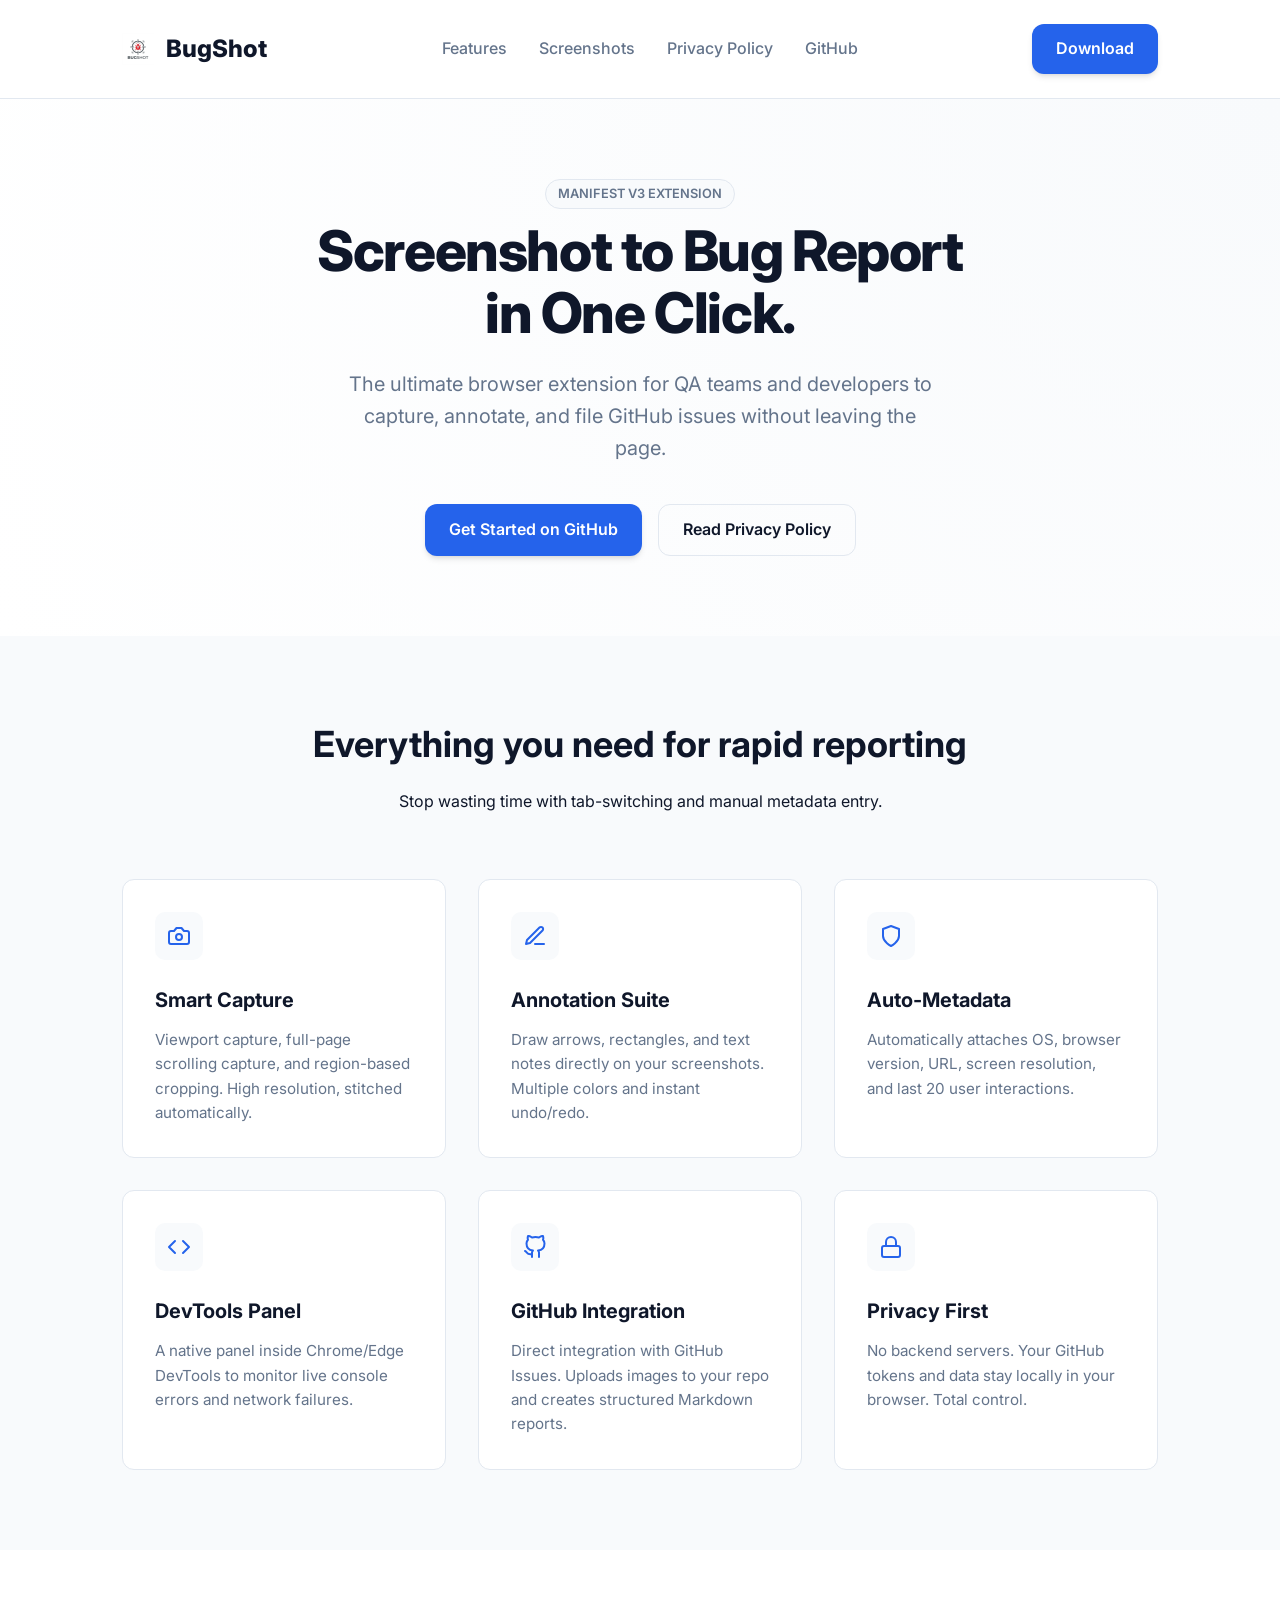
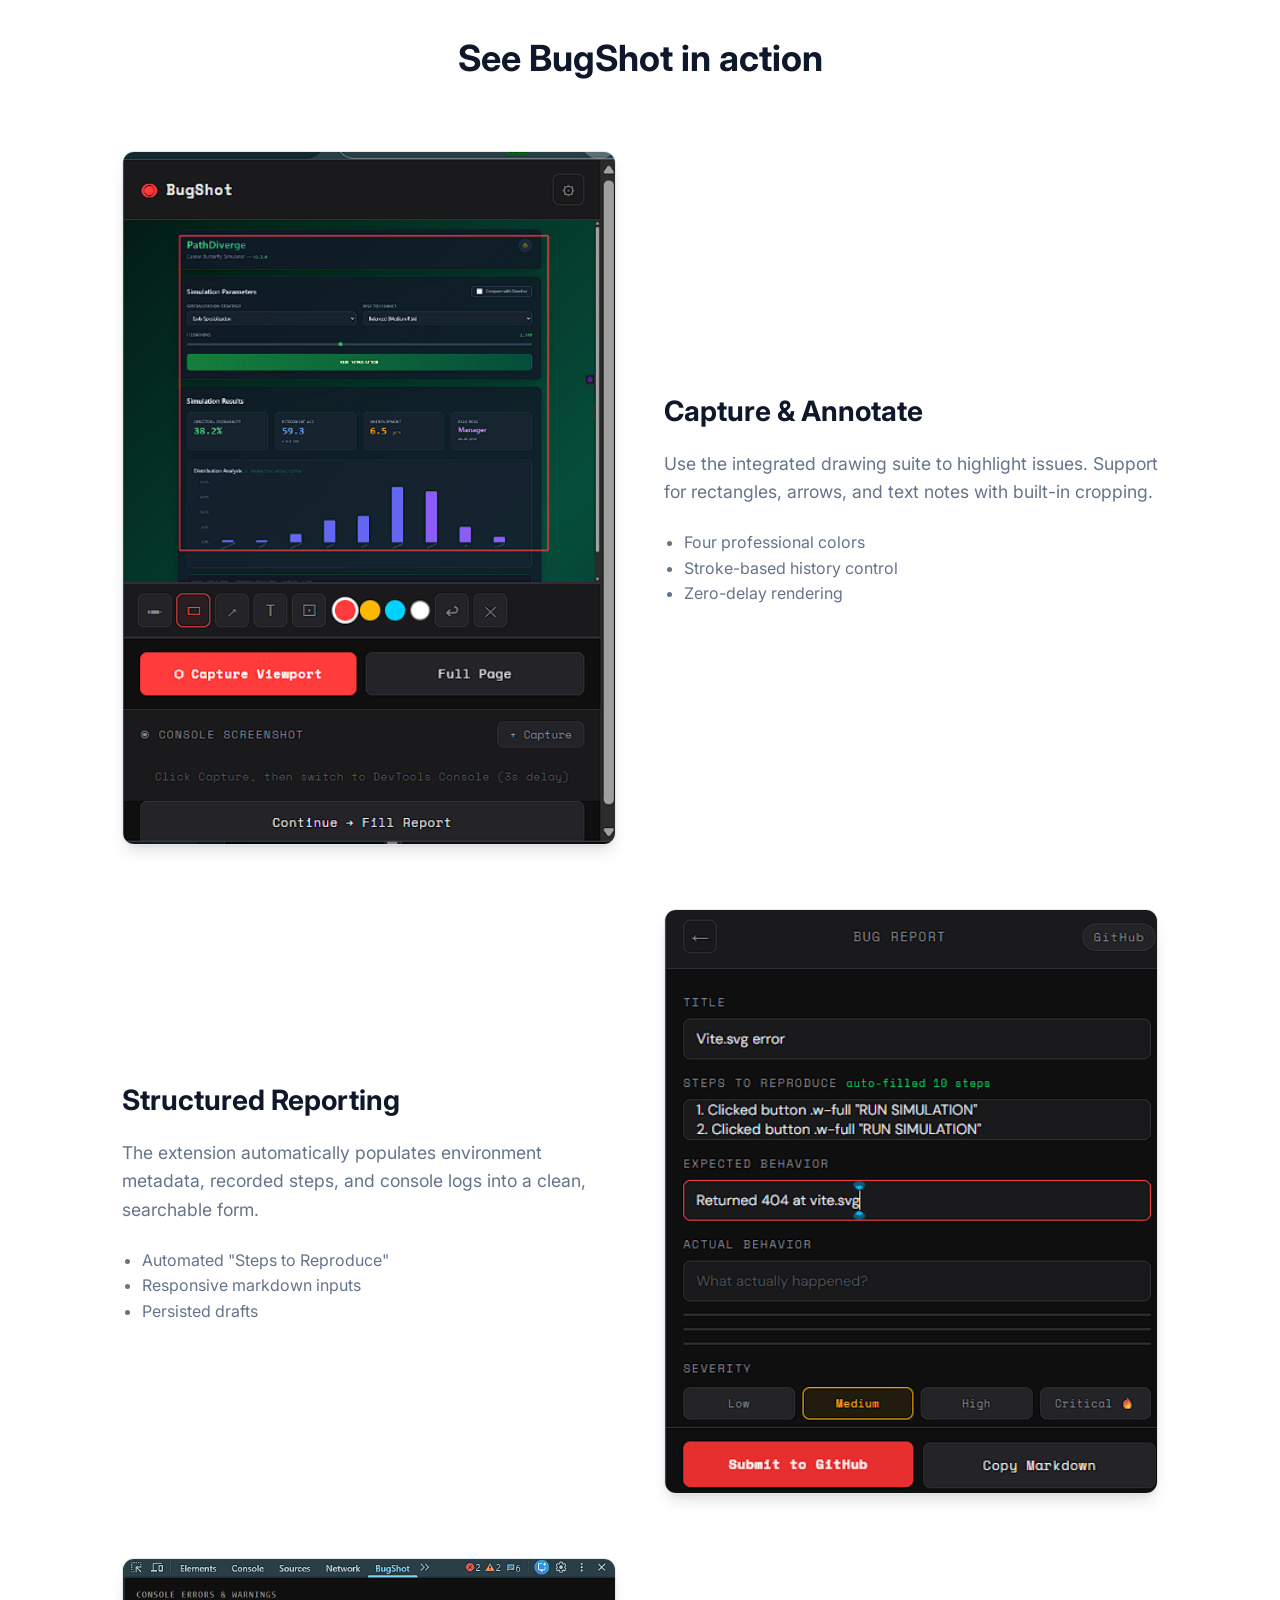
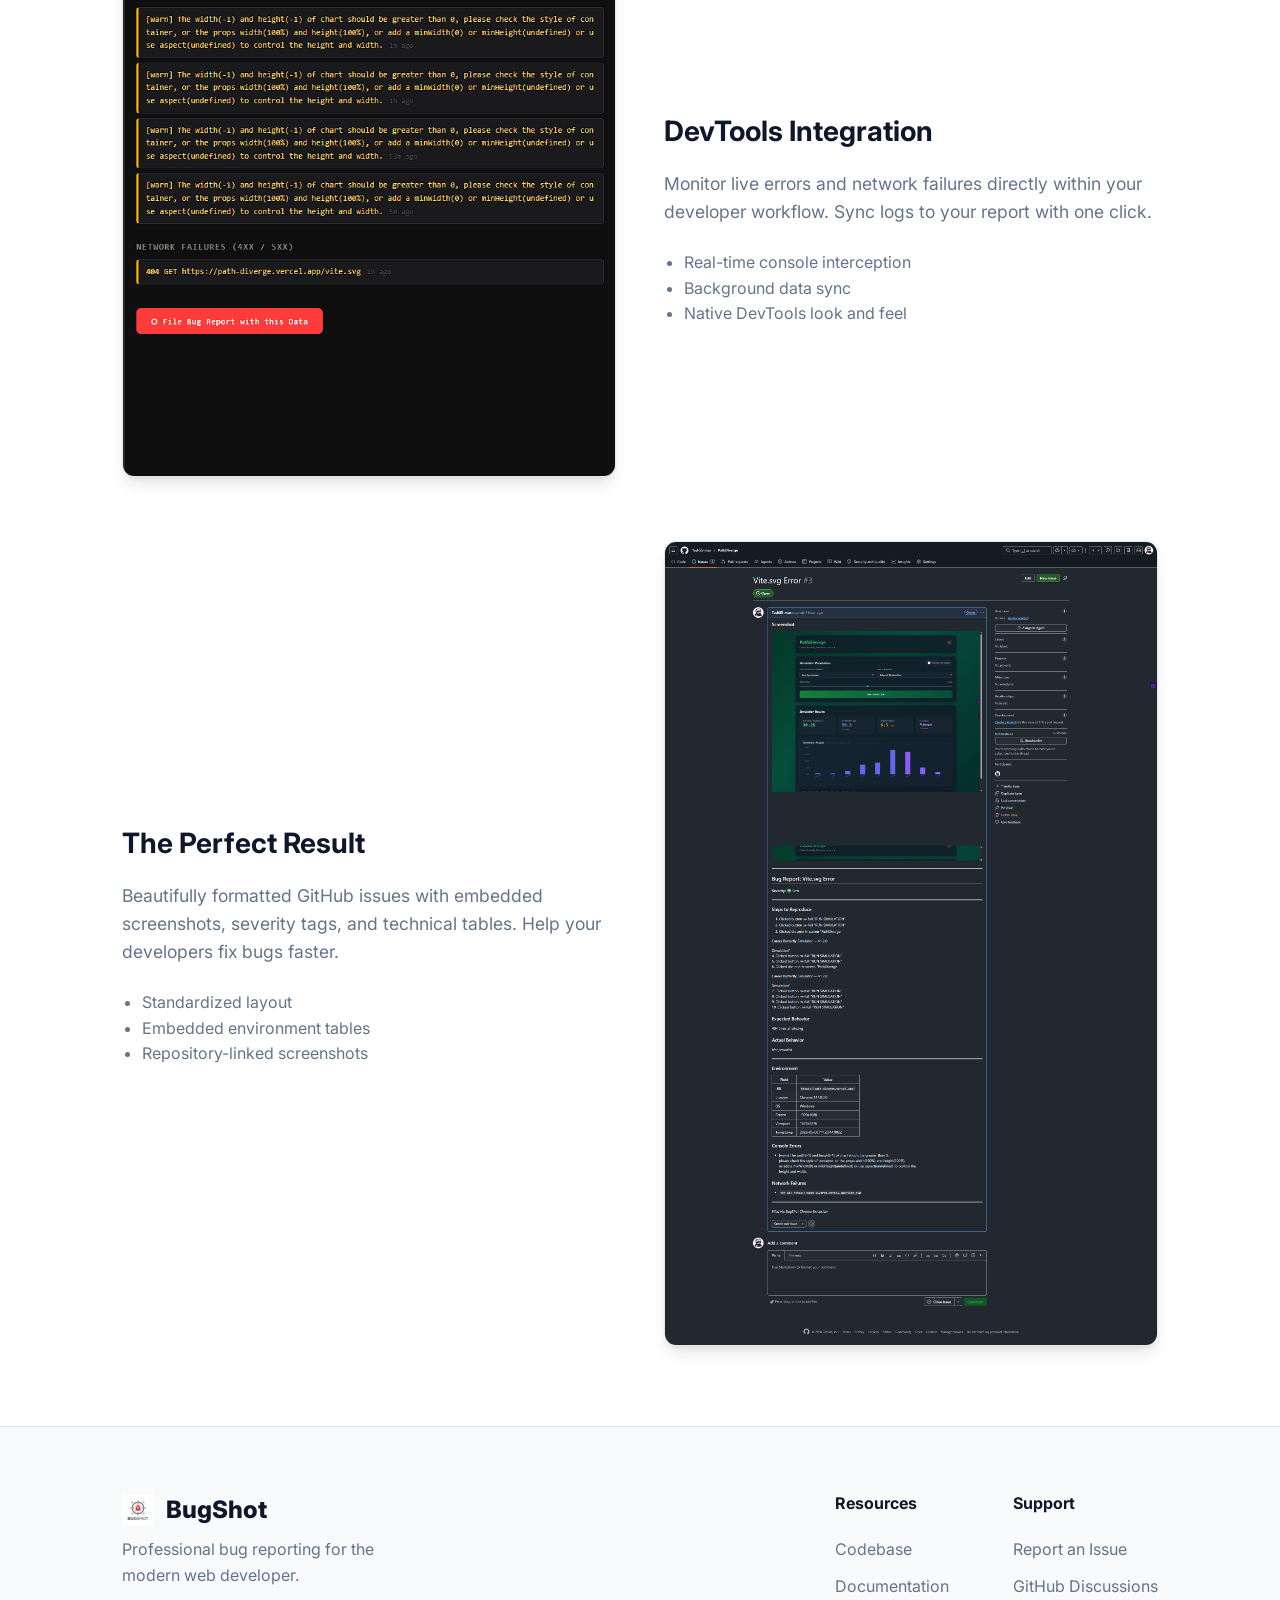
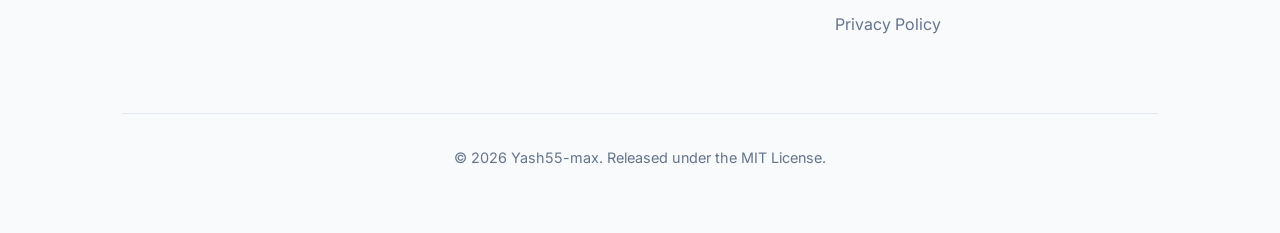
<file: index.html>
<!DOCTYPE html>
<html lang="en">
<head>
    <meta charset="UTF-8">
    <meta name="viewport" content="width=device-width, initial-scale=1.0">
    <title>BugShot — Screenshot to Bug Report</title>
    <meta name="description" content="Capture, annotate, and file bug reports to GitHub in one click. The ultimate tool for QA and developers.">
    <link rel="preconnect" href="https://fonts.googleapis.com">
    <link rel="preconnect" href="https://fonts.gstatic.com" crossorigin>
    <link href="https://fonts.googleapis.com/css2?family=Inter:wght@400;500;600;700;800&display=swap" rel="stylesheet">
    <style>
        :root {
            --primary: #2563eb;
            --primary-hover: #1d4ed8;
            --bg: #ffffff;
            --surface: #f8fafc;
            --text-main: #0f172a;
            --text-muted: #64748b;
            --border: #e2e8f0;
            --radius: 12px;
            --shadow: 0 4px 6px -1px rgb(0 0 0 / 0.1), 0 2px 4px -2px rgb(0 0 0 / 0.1);
            --shadow-lg: 0 10px 15px -3px rgb(0 0 0 / 0.1), 0 4px 6px -4px rgb(0 0 0 / 0.1);
            --header-bg: rgba(255, 255, 255, 0.8);
        }

        @media (prefers-color-scheme: dark) {
            :root {
                --bg: #020617;
                --surface: #0f172a;
                --text-main: #f8fafc;
                --text-muted: #94a3b8;
                --border: #1e293b;
                --shadow: 0 4px 6px -1px rgb(0 0 0 / 0.3), 0 2px 4px -2px rgb(0 0 0 / 0.3);
                --shadow-lg: 0 10px 15px -3px rgb(0 0 0 / 0.5), 0 4px 6px -4px rgb(0 0 0 / 0.5);
                --header-bg: rgba(2, 6, 23, 0.8);
            }
        }

        * {
            margin: 0;
            padding: 0;
            box-sizing: border-box;
        }

        body {
            font-family: 'Inter', sans-serif;
            background-color: var(--bg);
            color: var(--text-main);
            line-height: 1.6;
            -webkit-font-smoothing: antialiased;
        }

        .container {
            max-width: 1100px;
            margin: 0 auto;
            padding: 0 2rem;
        }

        /* Header */
        header {
            padding: 1.5rem 0;
            border-bottom: 1px solid var(--border);
            position: sticky;
            top: 0;
            background: var(--header-bg);
            backdrop-filter: blur(8px);
            z-index: 100;
        }

        nav {
            display: flex;
            justify-content: space-between;
            align-items: center;
        }

        .logo {
            display: flex;
            align-items: center;
            gap: 0.75rem;
            font-weight: 800;
            font-size: 1.5rem;
            color: var(--text-main);
            text-decoration: none;
        }

        .logo img {
            width: 32px;
            height: 32px;
        }

        .nav-links {
            display: flex;
            gap: 2rem;
        }

        .nav-links a {
            text-decoration: none;
            color: var(--text-muted);
            font-weight: 500;
            transition: color 0.2s;
        }

        .nav-links a:hover {
            color: var(--primary);
        }

        /* Hero Section */
        .hero {
            padding: 5rem 0;
            text-align: center;
            background: radial-gradient(circle at top right, var(--surface) 0%, var(--bg) 100%);
        }

        .hero h1 {
            font-size: 3.5rem;
            font-weight: 800;
            letter-spacing: -0.025em;
            margin-bottom: 1.5rem;
            line-height: 1.1;
        }

        .hero p {
            font-size: 1.25rem;
            color: var(--text-muted);
            max-width: 600px;
            margin: 0 auto 2.5rem;
        }

        .cta-group {
            display: flex;
            gap: 1rem;
            justify-content: center;
        }

        .btn {
            padding: 0.75rem 1.5rem;
            border-radius: var(--radius);
            font-weight: 600;
            text-decoration: none;
            transition: all 0.2s;
            display: inline-flex;
            align-items: center;
            gap: 0.5rem;
        }

        .btn-primary {
            background-color: var(--primary);
            color: white;
            box-shadow: var(--shadow);
        }

        .btn-primary:hover {
            background-color: var(--primary-hover);
            transform: translateY(-1px);
        }

        .btn-outline {
            border: 1px solid var(--border);
            color: var(--text-main);
        }

        .btn-outline:hover {
            background-color: var(--surface);
        }

        /* Features Section */
        .section-title {
            text-align: center;
            margin-bottom: 4rem;
        }

        .section-title h2 {
            font-size: 2.25rem;
            font-weight: 700;
            margin-bottom: 1rem;
        }

        .features {
            padding: 5rem 0;
            background-color: var(--surface);
        }

        .features-grid {
            display: grid;
            grid-template-columns: repeat(auto-fit, minmax(300px, 1fr));
            gap: 2rem;
        }

        .feature-card {
            background: var(--bg);
            padding: 2rem;
            border-radius: var(--radius);
            border: 1px solid var(--border);
            transition: transform 0.2s, box-shadow 0.2s;
        }

        .feature-card:hover {
            transform: translateY(-4px);
            box-shadow: var(--shadow-lg);
        }

        .feature-icon {
            width: 48px;
            height: 48px;
            background: var(--surface);
            color: var(--primary);
            display: flex;
            align-items: center;
            justify-content: center;
            border-radius: 10px;
            margin-bottom: 1.5rem;
            font-size: 1.5rem;
        }

        .feature-card h3 {
            margin-bottom: 0.75rem;
            font-size: 1.25rem;
        }

        .feature-card p {
            color: var(--text-muted);
            font-size: 0.95rem;
        }

        /* Screenshots Section */
        .screenshots {
            padding: 5rem 0;
        }

        .screenshot-gallery {
            display: flex;
            flex-direction: column;
            gap: 4rem;
        }

        .screenshot-item {
            display: grid;
            grid-template-columns: 1fr 1fr;
            gap: 3rem;
            align-items: center;
        }

        .screenshot-item:nth-child(even) {
            direction: rtl;
        }

        .screenshot-item:nth-child(even) .text-content {
            direction: ltr;
        }

        .screenshot-img-container {
            border-radius: var(--radius);
            overflow: hidden;
            border: 1px solid var(--border);
            box-shadow: var(--shadow-lg);
            background: var(--surface);
        }

        .screenshot-img-container img {
            width: 100%;
            display: block;
            transition: transform 0.3s;
        }

        .screenshot-img-container:hover img {
            transform: scale(1.02);
        }

        .text-content h3 {
            font-size: 1.75rem;
            margin-bottom: 1rem;
        }

        .text-content p {
            color: var(--text-muted);
            font-size: 1.1rem;
            margin-bottom: 1.5rem;
        }

        .badge {
            display: inline-block;
            padding: 0.25rem 0.75rem;
            background: var(--surface);
            color: var(--text-muted);
            border-radius: 99px;
            font-size: 0.8rem;
            font-weight: 600;
            text-transform: uppercase;
            margin-bottom: 0.75rem;
            border: 1px solid var(--border);
        }

        /* Footer */
        footer {
            padding: 4rem 0;
            border-top: 1px solid var(--border);
            background-color: var(--surface);
        }

        .footer-content {
            display: flex;
            justify-content: space-between;
            align-items: flex-start;
            flex-wrap: wrap;
            gap: 2rem;
        }

        .footer-brand p {
            color: var(--text-muted);
            margin-top: 0.5rem;
            max-width: 300px;
        }

        .footer-links {
            display: flex;
            gap: 4rem;
        }

        .link-group h4 {
            margin-bottom: 1.25rem;
            font-size: 1rem;
        }

        .link-group ul {
            list-style: none;
        }

        .link-group li {
            margin-bottom: 0.75rem;
        }

        .link-group a {
            color: var(--text-muted);
            text-decoration: none;
            transition: color 0.2s;
        }

        .link-group a:hover {
            color: var(--primary);
        }

        .copyright {
            margin-top: 4rem;
            padding-top: 2rem;
            border-top: 1px solid var(--border);
            text-align: center;
            color: var(--text-muted);
            font-size: 0.9rem;
        }

        @media (max-width: 768px) {
            .hero h1 { font-size: 2.5rem; }
            .screenshot-item { grid-template-columns: 1fr; gap: 1.5rem; }
            .nav-links { display: none; }
        }
    </style>
</head>
<body>

    <header>
        <div class="container">
            <nav>
                <a href="#" class="logo">
                    <img src="icons/icon128.png" alt="BugShot">
                    BugShot
                </a>
                <div class="nav-links">
                    <a href="#features">Features</a>
                    <a href="#screenshots">Screenshots</a>
                    <a href="https://github.com/Yash55-max/BugShot/blob/main/PRIVACY.MD">Privacy Policy</a>
                    <a href="https://github.com/Yash55-max/BugShot">GitHub</a>
                </div>
                <a href="https://github.com/Yash55-max/BugShot" class="btn btn-primary">Download</a>
            </nav>
        </div>
    </header>

    <main>
        <section class="hero">
            <div class="container">
                <div class="badge">Manifest V3 Extension</div>
                <h1>Screenshot to Bug Report <br> in One Click.</h1>
                <p>The ultimate browser extension for QA teams and developers to capture, annotate, and file GitHub issues without leaving the page.</p>
                <div class="cta-group">
                    <a href="https://github.com/Yash55-max/BugShot" class="btn btn-primary">
                        Get Started on GitHub
                    </a>
                    <a href="https://github.com/Yash55-max/BugShot/blob/main/PRIVACY.MD" class="btn btn-outline">
                        Read Privacy Policy
                    </a>
                </div>
            </div>
        </section>

        <section id="features" class="features">
            <div class="container">
                <div class="section-title">
                    <h2>Everything you need for rapid reporting</h2>
                    <p>Stop wasting time with tab-switching and manual metadata entry.</p>
                </div>
                <div class="features-grid">
                    <div class="feature-card">
                        <div class="feature-icon">
                            <svg xmlns="http://www.w3.org/2000/svg" width="24" height="24" viewBox="0 0 24 24" fill="none" stroke="currentColor" stroke-width="2" stroke-linecap="round" stroke-linejoin="round"><path d="M14.5 4h-5L7 7H4a2 2 0 0 0-2 2v9a2 2 0 0 0 2 2h16a2 2 0 0 0 2-2V9a2 2 0 0 0-2-2h-3l-2.5-3z"/><circle cx="12" cy="13" r="3"/></svg>
                        </div>
                        <h3>Smart Capture</h3>
                        <p>Viewport capture, full-page scrolling capture, and region-based cropping. High resolution, stitched automatically.</p>
                    </div>
                    <div class="feature-card">
                        <div class="feature-icon">
                            <svg xmlns="http://www.w3.org/2000/svg" width="24" height="24" viewBox="0 0 24 24" fill="none" stroke="currentColor" stroke-width="2" stroke-linecap="round" stroke-linejoin="round"><path d="M12 20h9"/><path d="M16.5 3.5a2.121 2.121 0 0 1 3 3L7 19l-4 1 1-4L16.5 3.5z"/></svg>
                        </div>
                        <h3>Annotation Suite</h3>
                        <p>Draw arrows, rectangles, and text notes directly on your screenshots. Multiple colors and instant undo/redo.</p>
                    </div>
                    <div class="feature-card">
                        <div class="feature-icon">
                            <svg xmlns="http://www.w3.org/2000/svg" width="24" height="24" viewBox="0 0 24 24" fill="none" stroke="currentColor" stroke-width="2" stroke-linecap="round" stroke-linejoin="round"><path d="M12 22s8-4 8-10V5l-8-3-8 3v7c0 6 8 10 8 10z"/></svg>
                        </div>
                        <h3>Auto-Metadata</h3>
                        <p>Automatically attaches OS, browser version, URL, screen resolution, and last 20 user interactions.</p>
                    </div>
                    <div class="feature-card">
                        <div class="feature-icon">
                            <svg xmlns="http://www.w3.org/2000/svg" width="24" height="24" viewBox="0 0 24 24" fill="none" stroke="currentColor" stroke-width="2" stroke-linecap="round" stroke-linejoin="round"><polyline points="16 18 22 12 16 6"/><polyline points="8 6 2 12 8 18"/></svg>
                        </div>
                        <h3>DevTools Panel</h3>
                        <p>A native panel inside Chrome/Edge DevTools to monitor live console errors and network failures.</p>
                    </div>
                    <div class="feature-card">
                        <div class="feature-icon">
                            <svg xmlns="http://www.w3.org/2000/svg" width="24" height="24" viewBox="0 0 24 24" fill="none" stroke="currentColor" stroke-width="2" stroke-linecap="round" stroke-linejoin="round"><path d="M9 19c-5 1.5-5-2.5-7-3m14 6v-3.87a3.37 3.37 0 0 0-.94-2.61c3.14-.35 6.44-1.54 6.44-7A5.44 5.44 0 0 0 20 4.77 5.07 5.07 0 0 0 19.91 1S18.73.65 16 2.48a13.38 13.38 0 0 0-7 0C6.27.65 5.09 1 5.09 1A5.07 5.07 0 0 0 5 4.77a5.44 5.44 0 0 0-1.5 3.78c0 5.42 3.3 6.61 6.44 7A3.37 3.37 0 0 0 9 18.13V22"/></svg>
                        </div>
                        <h3>GitHub Integration</h3>
                        <p>Direct integration with GitHub Issues. Uploads images to your repo and creates structured Markdown reports.</p>
                    </div>
                    <div class="feature-card">
                        <div class="feature-icon">
                            <svg xmlns="http://www.w3.org/2000/svg" width="24" height="24" viewBox="0 0 24 24" fill="none" stroke="currentColor" stroke-width="2" stroke-linecap="round" stroke-linejoin="round"><rect x="3" y="11" width="18" height="11" rx="2" ry="2"/><path d="M7 11V7a5 5 0 0 1 10 0v4"/></svg>
                        </div>
                        <h3>Privacy First</h3>
                        <p>No backend servers. Your GitHub tokens and data stay locally in your browser. Total control.</p>
                    </div>
                </div>
            </div>
        </section>

        <section id="screenshots" class="screenshots">
            <div class="container">
                <div class="section-title">
                    <h2>See BugShot in action</h2>
                </div>
                <div class="screenshot-gallery">
                    <div class="screenshot-item">
                        <div class="screenshot-img-container">
                            <img src="screenshots/Screenshot 2026-05-08 165902.png" alt="Annotation Interface">
                        </div>
                        <div class="text-content">
                            <h3>Capture & Annotate</h3>
                            <p>Use the integrated drawing suite to highlight issues. Support for rectangles, arrows, and text notes with built-in cropping.</p>
                            <ul style="color: var(--text-muted); padding-left: 1.25rem;">
                                <li>Four professional colors</li>
                                <li>Stroke-based history control</li>
                                <li>Zero-delay rendering</li>
                            </ul>
                        </div>
                    </div>

                    <div class="screenshot-item">
                        <div class="screenshot-img-container">
                            <img src="screenshots/Screenshot 2026-05-08 165957.png" alt="Bug Report Form">
                        </div>
                        <div class="text-content">
                            <h3>Structured Reporting</h3>
                            <p>The extension automatically populates environment metadata, recorded steps, and console logs into a clean, searchable form.</p>
                            <ul style="color: var(--text-muted); padding-left: 1.25rem;">
                                <li>Automated "Steps to Reproduce"</li>
                                <li>Responsive markdown inputs</li>
                                <li>Persisted drafts</li>
                            </ul>
                        </div>
                    </div>

                    <div class="screenshot-item">
                        <div class="screenshot-img-container">
                            <img src="screenshots/Screenshot 2026-05-08 165839.png" alt="DevTools Panel">
                        </div>
                        <div class="text-content">
                            <h3>DevTools Integration</h3>
                            <p>Monitor live errors and network failures directly within your developer workflow. Sync logs to your report with one click.</p>
                            <ul style="color: var(--text-muted); padding-left: 1.25rem;">
                                <li>Real-time console interception</li>
                                <li>Background data sync</li>
                                <li>Native DevTools look and feel</li>
                            </ul>
                        </div>
                    </div>

                    <div class="screenshot-item">
                        <div class="screenshot-img-container">
                            <img src="screenshots/screencapture-github-Yash55-max-PathDiverge-issues-3-2026-05-08-17_56_58.png" alt="GitHub Issue Result">
                        </div>
                        <div class="text-content">
                            <h3>The Perfect Result</h3>
                            <p>Beautifully formatted GitHub issues with embedded screenshots, severity tags, and technical tables. Help your developers fix bugs faster.</p>
                            <ul style="color: var(--text-muted); padding-left: 1.25rem;">
                                <li>Standardized layout</li>
                                <li>Embedded environment tables</li>
                                <li>Repository-linked screenshots</li>
                            </ul>
                        </div>
                    </div>
                </div>
            </div>
        </section>
    </main>

    <footer>
        <div class="container">
            <div class="footer-content">
                <div class="footer-brand">
                    <a href="#" class="logo">
                        <img src="icons/icon128.png" alt="BugShot">
                        BugShot
                    </a>
                    <p>Professional bug reporting for the modern web developer.</p>
                </div>
                <div class="footer-links">
                    <div class="link-group">
                        <h4>Resources</h4>
                        <ul>
                            <li><a href="https://github.com/Yash55-max/BugShot">Codebase</a></li>
                            <li><a href="https://github.com/Yash55-max/BugShot/blob/main/README.MD">Documentation</a></li>
                            <li><a href="https://github.com/Yash55-max/BugShot/blob/main/PRIVACY.MD">Privacy Policy</a></li>
                        </ul>
                    </div>
                    <div class="link-group">
                        <h4>Support</h4>
                        <ul>
                            <li><a href="https://github.com/Yash55-max/BugShot/issues">Report an Issue</a></li>
                            <li><a href="https://github.com/Yash55-max/BugShot">GitHub Discussions</a></li>
                        </ul>
                    </div>
                </div>
            </div>
            <div class="copyright">
                &copy; 2026 Yash55-max. Released under the MIT License.
            </div>
        </div>
    </footer>

</body>
</html>
</file>
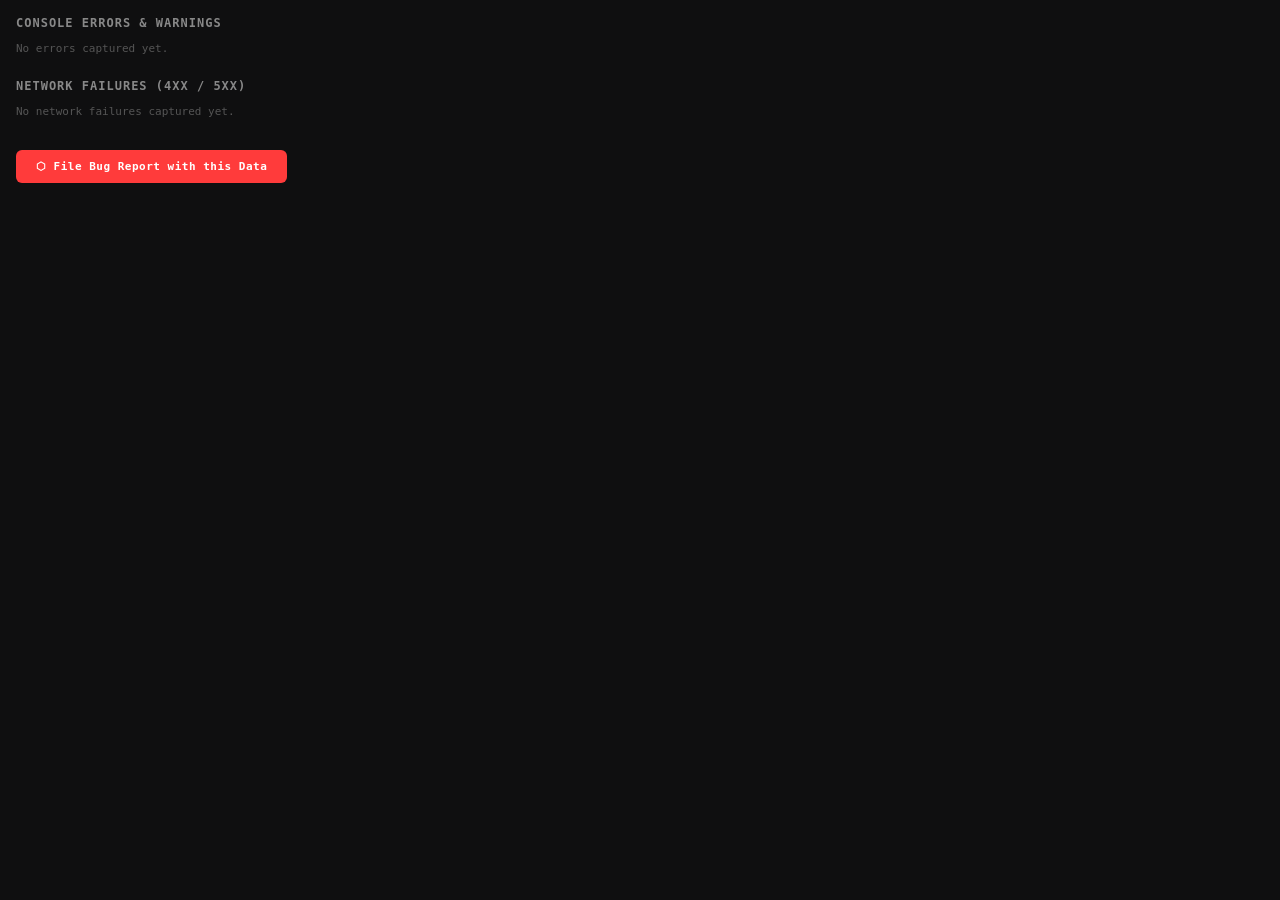
<file: devtools/panel.html>
<!DOCTYPE html>
<html lang="en">
<head>
  <meta charset="UTF-8">
  <style>
    * { box-sizing: border-box; margin: 0; padding: 0; }
    body {
      background: #0f0f10;
      color: #e8e8ec;
      font-family: 'DM Sans', system-ui, sans-serif;
      font-size: 13px;
      padding: 16px;
    }
    h2 {
      font-family: monospace;
      font-size: 12px;
      letter-spacing: 1px;
      text-transform: uppercase;
      color: #888;
      margin-bottom: 10px;
    }
    .section { margin-bottom: 24px; }
    .entry {
      background: #1a1a1d;
      border: 1px solid #2e2e34;
      border-radius: 4px;
      padding: 7px 10px;
      margin-bottom: 6px;
      font-family: monospace;
      font-size: 11px;
      line-height: 1.6;
      word-break: break-all;
    }
    .entry.error  { border-left: 3px solid #FF3B3B; color: #FF8080; }
    .entry.warn   { border-left: 3px solid #FFB800; color: #FFD860; }
    .entry.net4xx { border-left: 3px solid #FFB800; color: #FFD860; }
    .entry.net5xx { border-left: 3px solid #FF3B3B; color: #FF8080; }
    .empty { color: #555; font-family: monospace; font-size: 11px; }
    .btn-file {
      background: #FF3B3B;
      border: none;
      color: #fff;
      font-family: monospace;
      font-size: 11px;
      font-weight: 700;
      letter-spacing: 0.5px;
      padding: 10px 20px;
      border-radius: 6px;
      cursor: pointer;
      margin-top: 8px;
    }
    .btn-file:hover { background: #e52e2e; }
    .status { font-family: monospace; font-size: 10px; color: #00C566; margin-top: 8px; }
    .ts { color: #555; font-size: 10px; margin-left: 8px; }
  </style>
</head>
<body>
  <div class="section">
    <h2>Console Errors &amp; Warnings</h2>
    <div id="console-list"><span class="empty">No errors captured yet.</span></div>
  </div>

  <div class="section">
    <h2>Network Failures (4xx / 5xx)</h2>
    <div id="network-list"><span class="empty">No network failures captured yet.</span></div>
  </div>

  <button class="btn-file" id="btn-file">⬡ File Bug Report with this Data</button>
  <div class="status" id="status"></div>

  <script src="panel.js"></script>
</body>
</html>
</file>
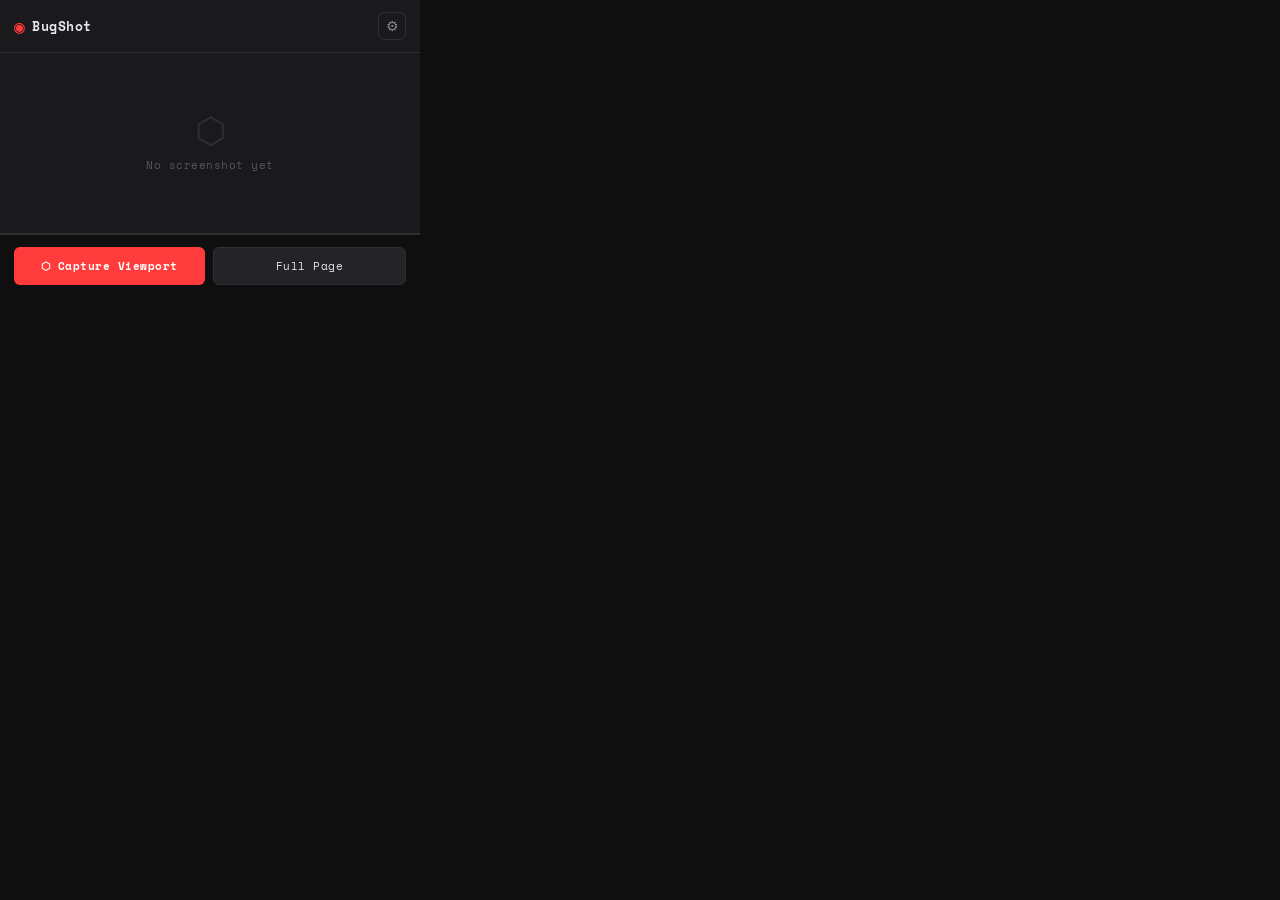
<file: popup/popup.html>
<!DOCTYPE html>
<html lang="en">
<head>
  <meta charset="UTF-8">
  <meta name="viewport" content="width=device-width, initial-scale=1.0">
  <title>BugShot</title>
  <link rel="preconnect" href="https://fonts.googleapis.com">
  <link href="https://fonts.googleapis.com/css2?family=Space+Mono:wght@400;700&family=DM+Sans:wght@300;400;500;600&display=swap" rel="stylesheet">
  <link rel="stylesheet" href="popup.css">
</head>
<body>
  <div id="app">

    <!-- STEP 1: Capture -->
    <div id="step-capture" class="step active">
      <header>
        <div class="logo">
          <span class="logo-icon">◉</span>
          <span class="logo-text">BugShot</span>
        </div>
        <button id="btn-settings" class="icon-btn" title="Settings">⚙</button>
      </header>

      <div class="capture-zone">
        <div id="preview-placeholder" class="preview-placeholder">
          <span class="cam-icon">⬡</span>
          <p>No screenshot yet</p>
        </div>
        <canvas id="screenshot-canvas" style="display:none;"></canvas>
        <!-- Crop overlay -->
        <div id="crop-overlay" style="display:none;">
          <div id="crop-box"></div>
          <div id="crop-hint">Drag to select area · Double-click to confirm</div>
        </div>
      </div>

      <div class="tool-row" id="annotation-tools" style="display:none;">
        <button class="tool-btn active" data-tool="pen" title="Draw">✏</button>
        <button class="tool-btn" data-tool="rect" title="Rectangle">▭</button>
        <button class="tool-btn" data-tool="arrow" title="Arrow">↗</button>
        <button class="tool-btn" data-tool="text" title="Text">T</button>
        <button class="tool-btn" id="btn-crop-mode" title="Crop">⊡</button>
        <div class="color-row">
          <button class="color-dot active" data-color="#FF3B3B" style="background:#FF3B3B;"></button>
          <button class="color-dot" data-color="#FFB800" style="background:#FFB800;"></button>
          <button class="color-dot" data-color="#00D2FF" style="background:#00D2FF;"></button>
          <button class="color-dot" data-color="#FFFFFF" style="background:#FFFFFF;border:1px solid #555;"></button>
        </div>
        <button class="tool-btn danger" id="btn-undo" title="Undo">↩</button>
        <button class="tool-btn danger" id="btn-clear" title="Clear">✕</button>
      </div>

      <div class="action-row capture-actions">
        <button id="btn-capture" class="btn-primary">
          <span class="btn-icon">⬡</span> Capture Viewport
        </button>
        <button id="btn-capture-full" class="btn-secondary" title="Capture full page by scrolling">
          Full Page
        </button>
      </div>

      <!-- Console screenshot slot -->
      <div id="console-capture-area" style="display:none;">
        <div class="console-header">
          <span class="console-label">◉ Console Screenshot</span>
          <div class="console-actions">
            <button id="btn-capture-console" class="btn-tag">+ Capture</button>
            <button id="btn-remove-console" class="btn-tag danger" style="display:none;">✕ Remove</button>
          </div>
        </div>
        <canvas id="console-canvas" style="display:none;"></canvas>
        <div id="console-placeholder" class="console-placeholder">
          Click Capture, then switch to DevTools Console (3s delay)
        </div>
      </div>

      <button id="btn-next" class="btn-secondary btn-next" style="display:none;">
        Continue → Fill Report
      </button>
    </div>

    <!-- STEP 2: Report Details -->
    <div id="step-report" class="step">
      <header>
        <button id="btn-back" class="icon-btn">←</button>
        <span class="step-label">Bug Report</span>
        <div class="target-badge" id="target-badge">GitHub</div>
      </header>

      <div class="form-area">
        <label>Title</label>
        <input type="text" id="bug-title" placeholder="Short description of the bug" />

        <label>Steps to Reproduce <span class="label-hint" id="steps-hint"></span></label>
        <textarea id="bug-steps" placeholder="1. Go to...&#10;2. Click on...&#10;3. See error"></textarea>

        <label>Expected Behavior</label>
        <textarea id="bug-expected" placeholder="What should have happened?"></textarea>

        <label>Actual Behavior</label>
        <textarea id="bug-actual" placeholder="What actually happened?"></textarea>

        <div class="meta-box">
          <div class="meta-title">Auto-collected metadata</div>
          <div id="meta-display" class="meta-content">Loading...</div>
        </div>

        <!-- Console errors section -->
        <div id="errors-box" class="meta-box" style="display:none;">
          <div class="meta-title error-title">Console Errors</div>
          <div id="errors-display" class="meta-content"></div>
        </div>

        <!-- Network failures section -->
        <div id="network-box" class="meta-box" style="display:none;">
          <div class="meta-title network-title">Network Failures</div>
          <div id="network-display" class="meta-content"></div>
        </div>

        <label>Severity</label>
        <div class="severity-row">
          <button class="sev-btn" data-sev="low">Low</button>
          <button class="sev-btn active" data-sev="medium">Medium</button>
          <button class="sev-btn" data-sev="high">High</button>
          <button class="sev-btn" data-sev="critical">Critical 🔥</button>
        </div>
      </div>

      <div class="action-row">
        <button id="btn-submit-github" class="btn-primary" data-target="github">
          Submit to GitHub
        </button>
        <button id="btn-copy-markdown" class="btn-secondary">
          Copy Markdown
        </button>
      </div>
    </div>

    <!-- STEP 3: Settings -->
    <div id="step-settings" class="step">
      <header>
        <button id="btn-settings-back" class="icon-btn">←</button>
        <span class="step-label">Settings</span>
      </header>
      <div class="form-area">
        <label>GitHub Personal Access Token</label>
        <input type="password" id="gh-token" placeholder="ghp_..." />

        <label>GitHub Owner / Org</label>
        <input type="text" id="gh-owner" placeholder="your-username-or-org" />

        <label>GitHub Repository</label>
        <input type="text" id="gh-repo" placeholder="repo-name" />

        <div class="info-box">
          Token needs <code>repo</code> scope to create issues and upload screenshots.
        </div>
      </div>
      <div class="action-row">
        <button id="btn-save-settings" class="btn-primary">Save Settings</button>
      </div>
      <div id="settings-status" class="status-msg"></div>
    </div>

    <div id="toast" class="toast"></div>
  </div>

  <script src="popup.js"></script>
</body>
</html>
</file>
<file: popup/popup.css>
/* popup.css */
:root {
  --bg: #0f0f10;
  --bg2: #1a1a1d;
  --bg3: #242428;
  --border: #2e2e34;
  --accent: #FF3B3B;
  --accent2: #FFB800;
  --text: #e8e8ec;
  --text2: #888890;
  --text3: #555560;
  --mono: 'Space Mono', monospace;
  --sans: 'DM Sans', sans-serif;
  --radius: 6px;
}

* { box-sizing: border-box; margin: 0; padding: 0; }

body {
  width: 420px;
  min-height: 200px;
  background: var(--bg);
  color: var(--text);
  font-family: var(--sans);
  font-size: 13px;
  overflow-x: hidden;
}

#app { position: relative; }

/* Steps */
.step {
  display: none;
  flex-direction: column;
  padding: 0;
  animation: fadeIn 0.15s ease;
}
.step.active { display: flex; }

@keyframes fadeIn {
  from { opacity: 0; transform: translateY(4px); }
  to   { opacity: 1; transform: translateY(0); }
}

/* Header */
header {
  display: flex;
  align-items: center;
  justify-content: space-between;
  padding: 12px 14px;
  border-bottom: 1px solid var(--border);
  background: var(--bg2);
}

.logo {
  display: flex;
  align-items: center;
  gap: 7px;
  font-family: var(--mono);
  font-size: 13px;
  font-weight: 700;
  letter-spacing: 0.5px;
}

.logo-icon {
  color: var(--accent);
  font-size: 18px;
  line-height: 1;
}

.step-label {
  font-family: var(--mono);
  font-size: 11px;
  color: var(--text2);
  letter-spacing: 1px;
  text-transform: uppercase;
}

.icon-btn {
  background: none;
  border: 1px solid var(--border);
  color: var(--text2);
  border-radius: var(--radius);
  width: 28px;
  height: 28px;
  cursor: pointer;
  font-size: 14px;
  display: flex;
  align-items: center;
  justify-content: center;
  transition: all 0.15s;
}
.icon-btn:hover {
  border-color: var(--accent);
  color: var(--text);
}

.target-badge {
  background: var(--bg3);
  border: 1px solid var(--border);
  color: var(--text2);
  font-family: var(--mono);
  font-size: 10px;
  padding: 3px 8px;
  border-radius: 100px;
  letter-spacing: 1px;
}

/* Capture zone */
.capture-zone {
  position: relative;
  background: var(--bg2);
  border-bottom: 1px solid var(--border);
}

.preview-placeholder {
  display: flex;
  flex-direction: column;
  align-items: center;
  justify-content: center;
  gap: 8px;
  height: 180px;
  color: var(--text3);
}

.cam-icon {
  font-size: 36px;
  line-height: 1;
  color: var(--border);
}

.preview-placeholder p {
  font-family: var(--mono);
  font-size: 11px;
  letter-spacing: 0.5px;
}

#screenshot-canvas {
  width: 100%;
  display: block;
  cursor: crosshair;
  border-bottom: 1px solid var(--border);
}

/* Annotation tools */
.tool-row {
  display: flex;
  align-items: center;
  gap: 4px;
  padding: 8px 12px;
  background: var(--bg2);
  border-bottom: 1px solid var(--border);
  flex-wrap: wrap;
}

.tool-btn {
  background: var(--bg3);
  border: 1px solid var(--border);
  color: var(--text2);
  border-radius: var(--radius);
  width: 30px;
  height: 30px;
  cursor: pointer;
  font-size: 13px;
  display: flex;
  align-items: center;
  justify-content: center;
  transition: all 0.1s;
}
.tool-btn:hover { border-color: var(--text3); color: var(--text); }
.tool-btn.active {
  border-color: var(--accent);
  color: var(--accent);
  background: rgba(255,59,59,0.08);
}
.tool-btn.danger:hover { border-color: var(--accent); color: var(--accent); }

.color-row {
  display: flex;
  gap: 4px;
  margin-left: 4px;
}

.color-dot {
  width: 18px;
  height: 18px;
  border-radius: 50%;
  border: 2px solid transparent;
  cursor: pointer;
  transition: transform 0.1s;
}
.color-dot.active { transform: scale(1.3); border-color: white; }
.color-dot:hover { transform: scale(1.2); }

/* Action rows */
.action-row {
  display: flex;
  gap: 8px;
  padding: 12px 14px;
  border-top: 1px solid var(--border);
}

.btn-primary {
  flex: 1;
  background: var(--accent);
  border: none;
  color: #fff;
  font-family: var(--mono);
  font-size: 11px;
  font-weight: 700;
  letter-spacing: 0.5px;
  padding: 10px 16px;
  border-radius: var(--radius);
  cursor: pointer;
  display: flex;
  align-items: center;
  justify-content: center;
  gap: 6px;
  transition: all 0.15s;
}
.btn-primary:hover { background: #e52e2e; transform: translateY(-1px); }
.btn-primary:disabled { opacity: 0.5; cursor: not-allowed; transform: none; }

.btn-secondary {
  flex: 1;
  background: var(--bg3);
  border: 1px solid var(--border);
  color: var(--text);
  font-family: var(--mono);
  font-size: 11px;
  letter-spacing: 0.5px;
  padding: 10px 16px;
  border-radius: var(--radius);
  cursor: pointer;
  transition: all 0.15s;
  display: flex;
  align-items: center;
  justify-content: center;
}
.btn-secondary:hover { border-color: var(--text3); transform: translateY(-1px); }

/* Step 2: form */
.form-area {
  display: flex;
  flex-direction: column;
  gap: 6px;
  padding: 14px;
  max-height: 380px;
  overflow-y: auto;
}

.form-area::-webkit-scrollbar { width: 4px; }
.form-area::-webkit-scrollbar-thumb { background: var(--border); border-radius: 2px; }

label {
  font-family: var(--mono);
  font-size: 10px;
  color: var(--text2);
  letter-spacing: 1px;
  text-transform: uppercase;
  margin-top: 6px;
}

input[type="text"],
input[type="password"],
textarea {
  background: var(--bg2);
  border: 1px solid var(--border);
  color: var(--text);
  border-radius: var(--radius);
  padding: 8px 10px;
  font-family: var(--sans);
  font-size: 12px;
  width: 100%;
  resize: none;
  overflow: hidden;
  min-height: 34px;
  transition: border-color 0.15s;
  outline: none;
}
input:focus, textarea:focus { border-color: var(--accent); }
input::placeholder, textarea::placeholder { color: var(--text3); }

.meta-box {
  background: var(--bg2);
  border: 1px solid var(--border);
  border-radius: var(--radius);
  overflow: hidden;
  margin-top: 4px;
}
.meta-title {
  font-family: var(--mono);
  font-size: 9px;
  color: var(--text3);
  letter-spacing: 1px;
  text-transform: uppercase;
  padding: 5px 10px;
  border-bottom: 1px solid var(--border);
  background: var(--bg3);
}
.meta-content {
  padding: 8px 10px;
  font-family: var(--mono);
  font-size: 10px;
  color: var(--text2);
  line-height: 1.7;
}

.severity-row {
  display: flex;
  gap: 6px;
  margin-top: 2px;
}
.sev-btn {
  flex: 1;
  background: var(--bg3);
  border: 1px solid var(--border);
  color: var(--text2);
  border-radius: var(--radius);
  padding: 6px 4px;
  font-family: var(--mono);
  font-size: 9px;
  letter-spacing: 0.5px;
  cursor: pointer;
  transition: all 0.1s;
}
.sev-btn.active[data-sev="low"] { border-color: #00C566; color: #00C566; background: rgba(0,197,102,0.08); }
.sev-btn.active[data-sev="medium"] { border-color: var(--accent2); color: var(--accent2); background: rgba(255,184,0,0.08); }
.sev-btn.active[data-sev="high"] { border-color: #FF6B35; color: #FF6B35; background: rgba(255,107,53,0.08); }
.sev-btn.active[data-sev="critical"] { border-color: var(--accent); color: var(--accent); background: rgba(255,59,59,0.08); }

/* Settings */
.info-box {
  background: var(--bg3);
  border: 1px solid var(--border);
  border-radius: var(--radius);
  padding: 8px 10px;
  font-size: 11px;
  color: var(--text2);
  line-height: 1.5;
}
.info-box code {
  font-family: var(--mono);
  color: var(--accent2);
  font-size: 10px;
}

.status-msg {
  text-align: center;
  font-family: var(--mono);
  font-size: 10px;
  color: #00C566;
  padding: 8px 14px;
  min-height: 24px;
}

/* Toast */
.toast {
  position: fixed;
  bottom: 12px;
  left: 50%;
  transform: translateX(-50%) translateY(20px);
  background: var(--bg3);
  border: 1px solid var(--border);
  border-radius: var(--radius);
  padding: 8px 16px;
  font-family: var(--mono);
  font-size: 11px;
  color: var(--text);
  opacity: 0;
  pointer-events: none;
  transition: all 0.2s ease;
  white-space: nowrap;
  z-index: 999;
}
.toast.show {
  opacity: 1;
  transform: translateX(-50%) translateY(0);
}
.toast.success { border-color: #00C566; color: #00C566; }
.toast.error { border-color: var(--accent); color: var(--accent); }

/* ── New additions ── */
.capture-actions {
  gap: 8px;
}

.btn-next {
  margin: 0 14px 12px;
  width: calc(100% - 28px);
  justify-content: center;
}

.label-hint {
  font-family: var(--mono);
  font-size: 9px;
  color: #00C566;
  letter-spacing: 0.5px;
  font-weight: normal;
  text-transform: none;
}

.error-title  { border-color: var(--accent); color: var(--accent); }
.network-title { border-color: var(--accent2); color: var(--accent2); }

.error-line {
  color: #FF8080;
  font-family: var(--mono);
  font-size: 10px;
  line-height: 1.6;
  word-break: break-all;
}
.network-line {
  font-family: var(--mono);
  font-size: 10px;
  line-height: 1.6;
  word-break: break-all;
}
.status-4xx { color: var(--accent2); }
.status-5xx { color: var(--accent); }
.status-0   { color: #888; }

/* Crop overlay */
.capture-zone { position: relative; }

#crop-overlay {
  position: absolute;
  inset: 0;
  cursor: crosshair;
  z-index: 10;
  background: rgba(0,0,0,0.45);
}

#crop-box {
  position: absolute;
  border: 2px solid var(--accent);
  box-shadow: 0 0 0 9999px rgba(0,0,0,0.45);
  cursor: move;
  display: none;
}

#crop-hint {
  position: absolute;
  bottom: 8px;
  left: 50%;
  transform: translateX(-50%);
  font-family: var(--mono);
  font-size: 10px;
  color: rgba(255,255,255,0.7);
  white-space: nowrap;
  pointer-events: none;
  background: rgba(0,0,0,0.5);
  padding: 3px 8px;
  border-radius: 4px;
}

/* ── Console screenshot area ── */
#console-capture-area {
  border-top: 1px solid var(--border);
  background: var(--bg2);
  padding: 10px 14px;
}

.console-header {
  display: flex;
  align-items: center;
  justify-content: space-between;
  margin-bottom: 8px;
}

.console-label {
  font-family: var(--mono);
  font-size: 10px;
  color: var(--text2);
  letter-spacing: 1px;
  text-transform: uppercase;
}

.console-actions {
  display: flex;
  gap: 6px;
}

.btn-tag {
  background: var(--bg3);
  border: 1px solid var(--border);
  color: var(--text2);
  font-family: var(--mono);
  font-size: 10px;
  padding: 3px 10px;
  border-radius: var(--radius);
  cursor: pointer;
  transition: all 0.15s;
}
.btn-tag:hover { border-color: var(--accent); color: var(--text); }
.btn-tag.danger:hover { border-color: var(--accent); color: var(--accent); }

.console-placeholder {
  font-family: var(--mono);
  font-size: 10px;
  color: var(--text3);
  text-align: center;
  padding: 10px 0 4px;
  letter-spacing: 0.3px;
}

#console-canvas {
  width: 100%;
  display: block;
  border-radius: var(--radius);
  border: 1px solid var(--border);
}

.warn-line {
  color: #FFD860;
  font-family: var(--mono);
  font-size: 10px;
  line-height: 1.6;
  word-break: break-all;
}
</file>
